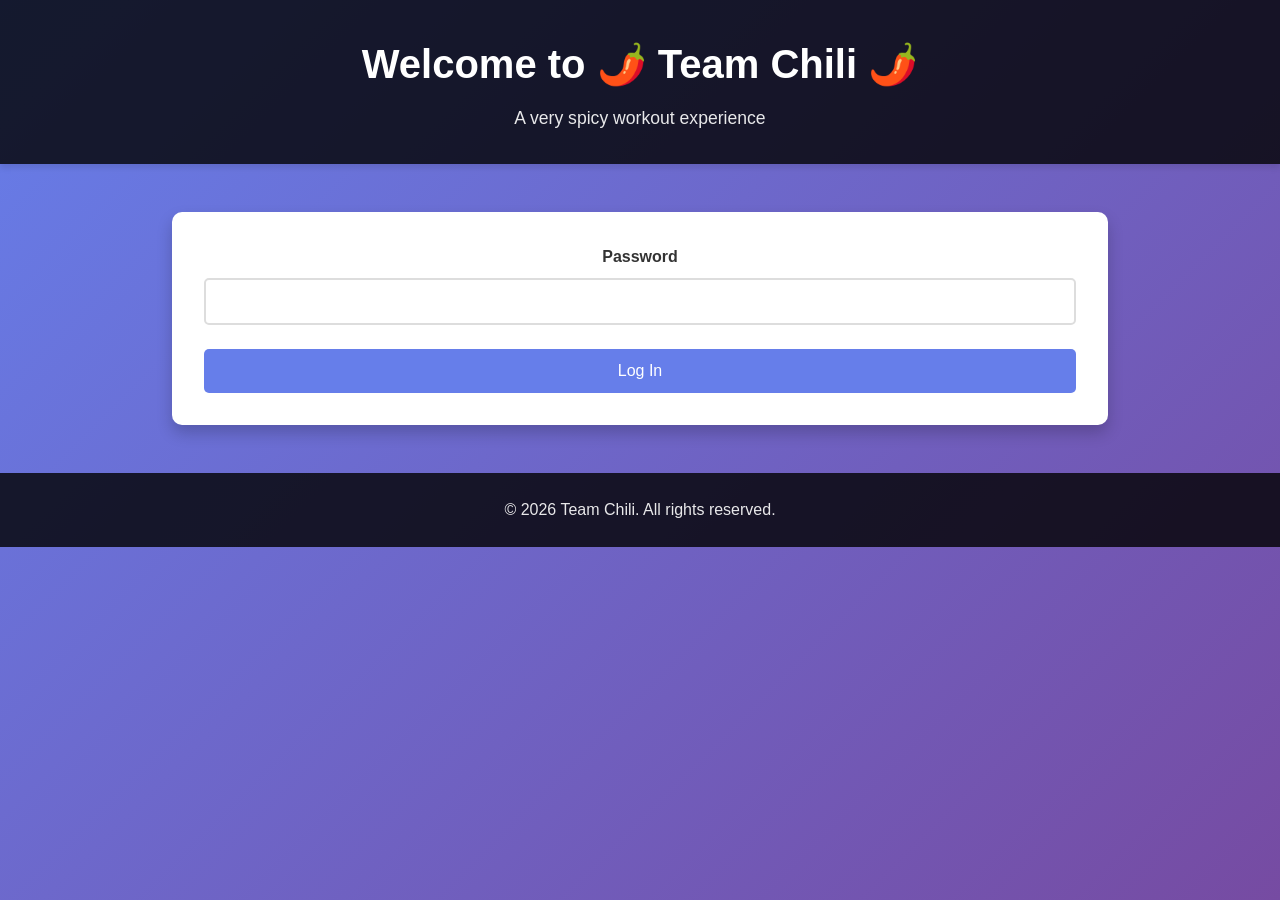
<file: index.html>
<!DOCTYPE html>
<html lang="en">
<head>
    <meta charset="UTF-8">
    <meta name="viewport" content="width=device-width, initial-scale=1.0">
    <title>Team Chili</title>
    <link rel="stylesheet" href="styles.css">
</head>
<body>
    <header>
        <h1>Welcome to 🌶️ Team Chili 🌶️</h1>
        <p>A very spicy workout experience</p>
    </header>
    
    <main>
        <section class="intro">
            <form id="loginForm">
                <div class="form-group">
                    <label for="password">Password</label>
                    <input type="password" id="password" name="password" required>
                </div>
                <button type="submit" id="loginBtn">Log In</button>
            </form>
        </section>
    </main>
    
    <footer>
        <p>&copy; 2026 Team Chili. All rights reserved.</p>
    </footer>
    
    <script src="script.js"></script>
</body>
</html>
</file>
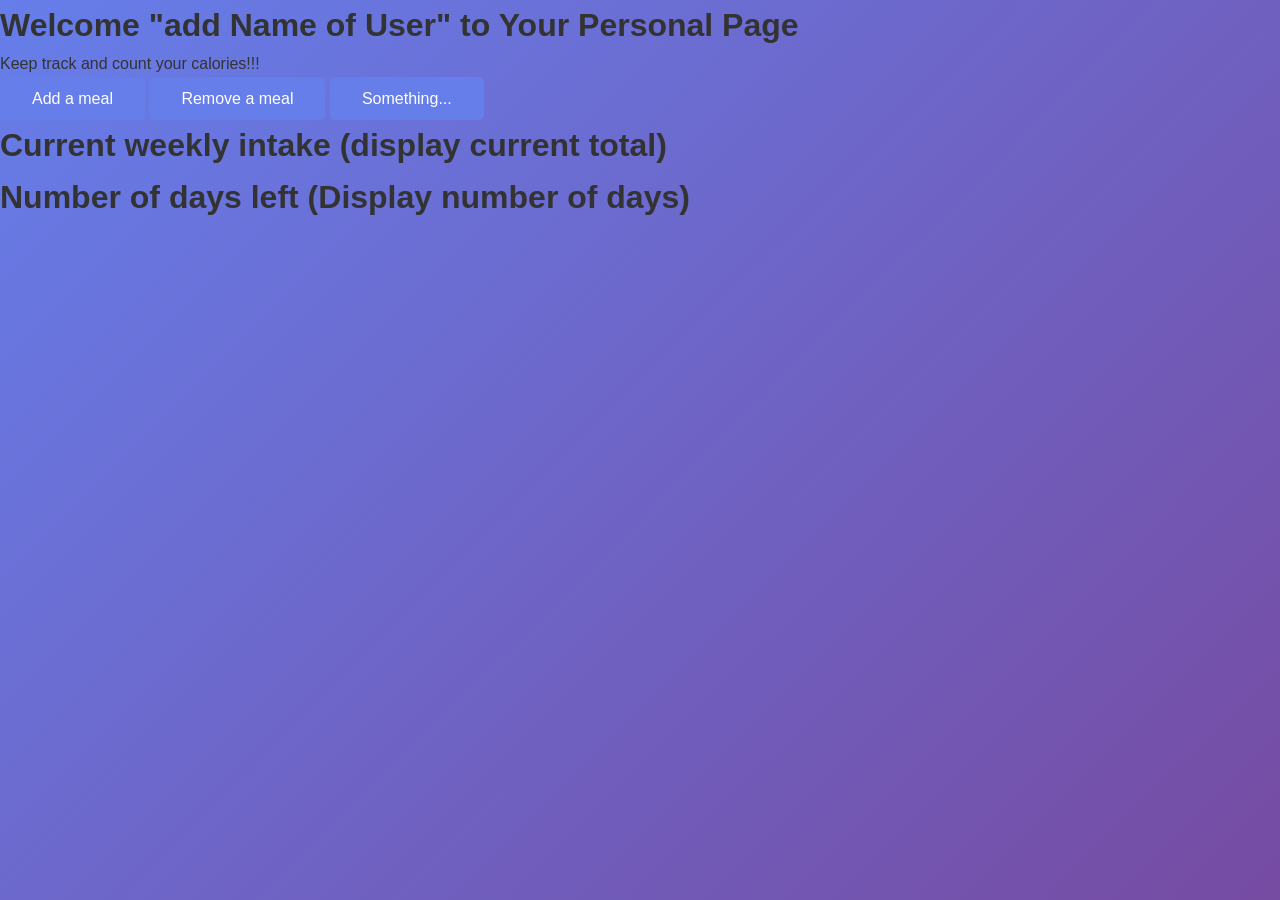
<file: personal-page.html>
<!DOCTYPE html>
<html>
<head>
  <title>Personal Page</title>
  <link rel="stylesheet" type="text/css" href="styles.css">
</head>
<body>
  <div class="personal-page-container">
    <h1>Welcome "add Name of User" to Your Personal Page</h1>
    <p class = "info-text">Keep track and count your calories!!!</p>
    
    <div class="options-container">
        <button class="option-btn">Add a meal</button>
        <button class="option-btn">Remove a meal</button>
        <button class="option-btn">Something...</button>
      </div>
    <div class ="Calorie-display">
        <h1>Current weekly intake
            (display current total)
        </h1>
        <h1>Number of days left
            (Display number of days)
        </h1>
    </div>
  </div>

  <script src="script.js"></script>
</body>
</html>
</file>
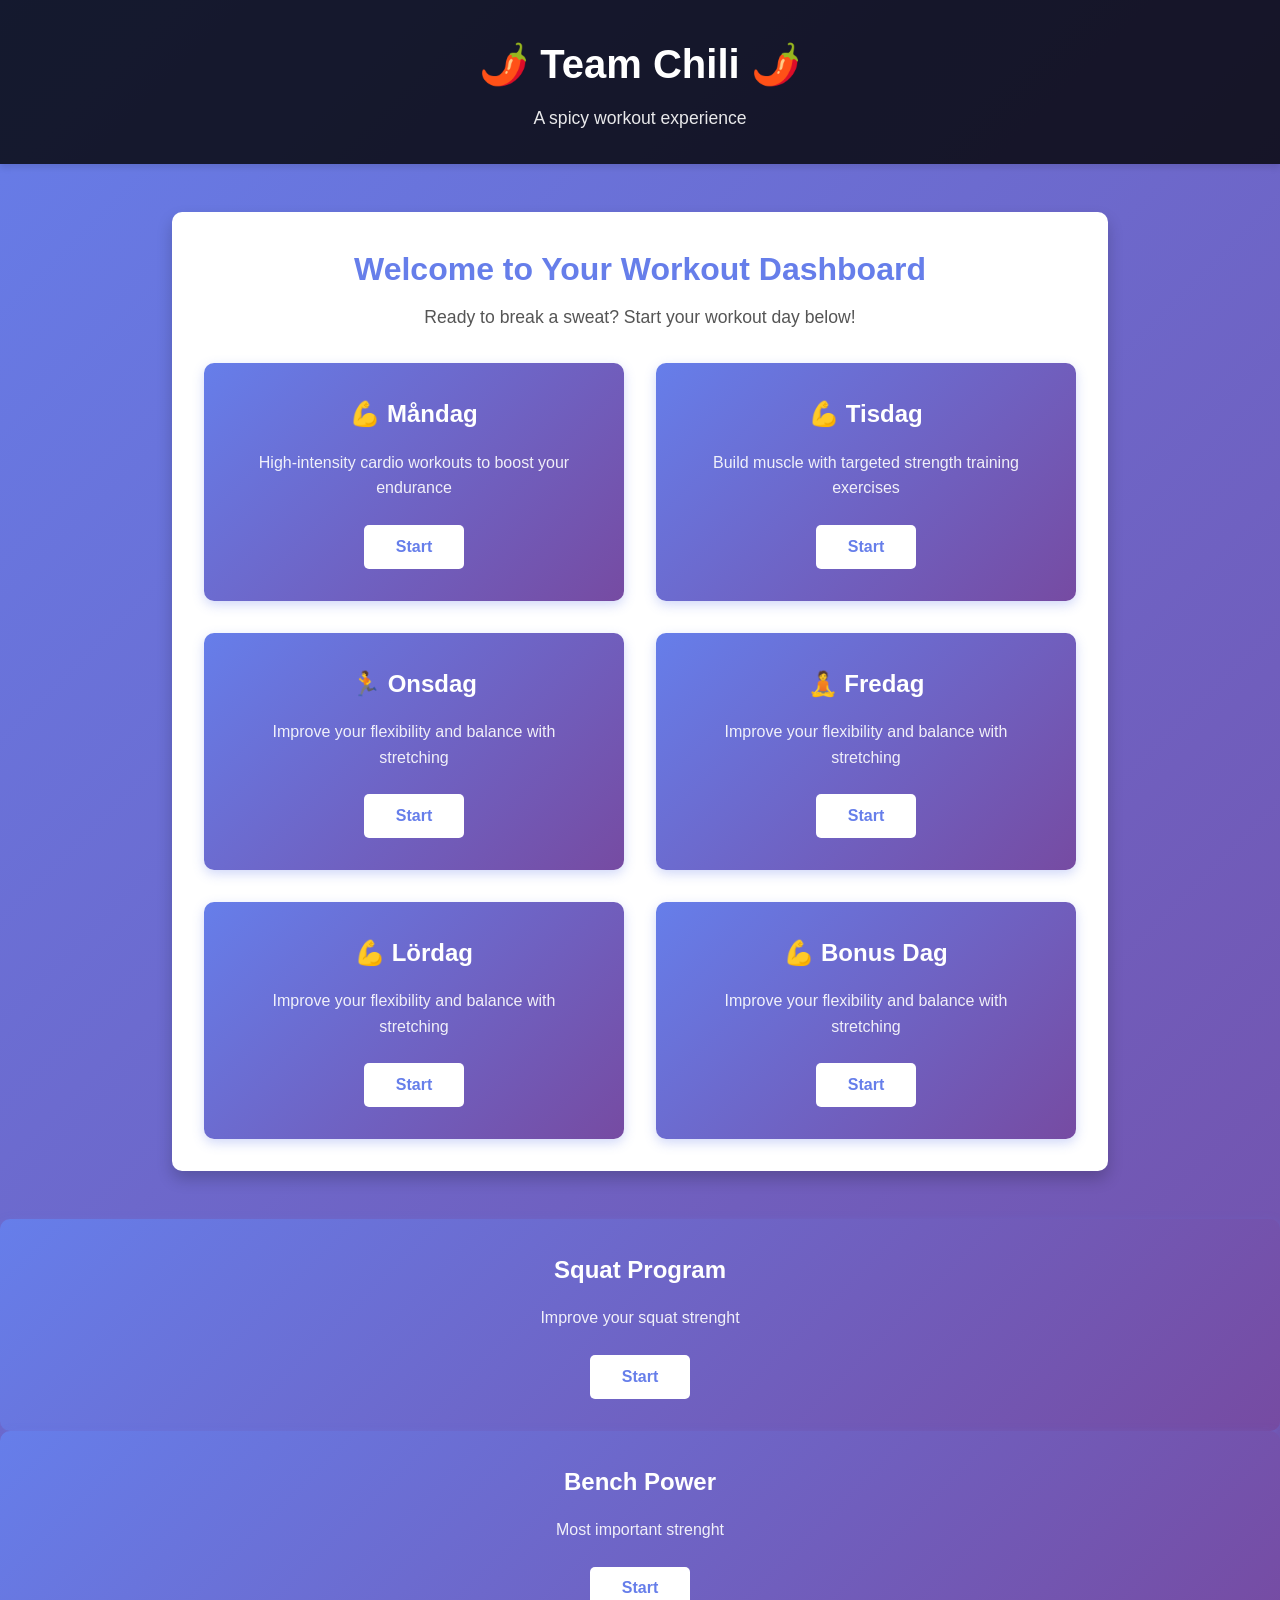
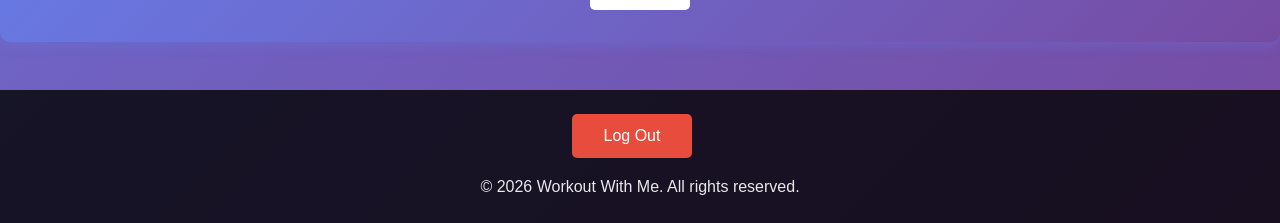
<file: workouts.html>
<!DOCTYPE html>
<html lang="en">
<head>
    <meta charset="UTF-8">
    <meta name="viewport" content="width=device-width, initial-scale=1.0">
    <title>Team Chili - Main</title>
    <link rel="stylesheet" href="styles.css">
</head>
<body>
    <header>
        <h1>🌶️ Team Chili 🌶️</h1>
        <p>A spicy workout experience</p>
    </header>
    
    <main>
        <section class="dashboard">
            <h2>Welcome to Your Workout Dashboard</h2>
            <p>Ready to break a sweat? Start your workout day below!</p>
            
            <div class="workout-container">
                <div class="workout-card">
                    <h3>💪 Måndag</h3>
                    <p>High-intensity cardio workouts to boost your endurance</p>
                    <button class="workout-btn" data-day="Måndag">Start</button>
                </div>
                
                <div class="workout-card">
                    <h3>💪 Tisdag</h3>
                    <p>Build muscle with targeted strength training exercises</p>
                    <button class="workout-btn" data-day="Tisdag">Start</button>
                </div>
                
                <div class="workout-card">
                    <h3>🏃 Onsdag</h3>
                    <p>Improve your flexibility and balance with stretching</p>
                    <button class="workout-btn" data-day="Onsdag">Start</button>
                </div>

                <div class="workout-card">
                    <h3>🧘 Fredag</h3>
                    <p>Improve your flexibility and balance with stretching</p>
                    <button class="workout-btn" data-day="Fredag">Start</button>
                </div>

                <div class="workout-card">
                    <h3>💪 Lördag</h3>
                    <p>Improve your flexibility and balance with stretching</p>
                    <button class="workout-btn" data-day="Lördag">Start</button>
                </div>

                <div class="workout-card">
                    <h3>💪 Bonus Dag</h3>
                    <p>Improve your flexibility and balance with stretching</p>
                    <button class="workout-btn" data-day="bonus">Start</button>
                </div>
            </div>
        </section>

        <!-- Workout Details Modal -->
        <div id="workoutModal" class="modal" aria-hidden="true">
            <div class="modal-content" role="dialog" aria-modal="true" tabindex="-1">
                <span class="close">&times;</span>
                <div id="workoutDetails"></div>
            </div>
        </div>
    </main>
                <div class="workout-card">
                    <h3>Squat Program</h3>
                    <p>Improve your squat strenght</p>
                    <button class="workout-btn" data-day="Squat">Start </button>
                </div>

                <div class="workout-card">
                    <h3>Bench Power</h3>
                    <p>Most important strenght</p>
                    <button class="workout-btn" data-day="Bench">Start </button>
                </div>
            </div>
        </section>
    </main>
    
    <footer>
        <button id="logoutBtn" class="logout-btn">Log Out</button>
        <p>&copy; 2026 Workout With Me. All rights reserved.</p>
    </footer>
    
    <script src="workouts.js"></script>
</body>
</html>
</file>
<file: styles.css>
* {
    margin: 0;
    padding: 0;
    box-sizing: border-box;
}

body {
    font-family: 'Segoe UI', Tahoma, Geneva, Verdana, sans-serif;
    line-height: 1.6;
    color: #333;
    background: linear-gradient(135deg, #667eea 0%, #764ba2 100%);
    min-height: 100vh;
}

header {
    background-color: rgba(0, 0, 0, 0.8);
    color: white;
    padding: 2rem;
    text-align: center;
    box-shadow: 0 4px 6px rgba(0, 0, 0, 0.1);
}

header h1 {
    font-size: 2.5rem;
    margin-bottom: 0.5rem;
}

header p {
    font-size: 1.1rem;
    opacity: 0.9;
}

main {
    max-width: 1000px;
    margin: 3rem auto;
    padding: 0 2rem;
}

.intro {
    background: white;
    padding: 2rem;
    border-radius: 10px;
    box-shadow: 0 8px 16px rgba(0, 0, 0, 0.2);
    text-align: center;
}

.intro h2 {
    color: #667eea;
    margin-bottom: 1rem;
    font-size: 2rem;
    text-align: center;
}

.intro p {
    margin-bottom: 2rem;
    font-size: 1.1rem;
    color: #555;
    text-align: center;

}

#loginForm {
    display: flex;
    flex-direction: column;
    gap: 1.5rem;
}

.form-group {
    display: flex;
    flex-direction: column;
    text-align: center;
}

.form-group label {
    margin-bottom: 0.5rem;
    font-weight: 600;
    color: #333;
}

.form-group input {
    padding: 0.8rem;
    border: 2px solid #ddd;
    border-radius: 5px;
    font-size: 1rem;
    transition: border-color 0.3s ease;
}

.form-group input:focus {
    outline: none;
    border-color: #667eea;
    box-shadow: 0 0 5px rgba(102, 126, 234, 0.3);
}

button {
    background-color: #667eea;
    color: white;
    border: none;
    padding: 0.8rem 2rem;
    font-size: 1rem;
    border-radius: 5px;
    cursor: pointer;
    transition: background-color 0.3s ease;
}

button:hover {
    background-color: #764ba2;
}

button:active {
    transform: scale(0.98);
}

footer {
    background-color: rgba(0, 0, 0, 0.8);
    color: white;
    text-align: center;
    padding: 1.5rem;
    margin-top: 3rem;
}

footer p {
    opacity: 0.9;
}

/* Workout Dashboard Styles */
.dashboard {
    background: white;
    padding: 2rem;
    border-radius: 10px;
    box-shadow: 0 8px 16px rgba(0, 0, 0, 0.2);
}

.dashboard h2 {
    color: #667eea;
    margin-bottom: 0.5rem;
    font-size: 2rem;
    text-align: center;
}

.dashboard > p {
    margin-bottom: 2rem;
    font-size: 1.1rem;
    color: #555;
    text-align: center;
}

.workout-container {
    display: grid;
    grid-template-columns: repeat(auto-fit, minmax(280px, 1fr));
    gap: 2rem;
    margin-top: 2rem;
}

.workout-card {
    background: linear-gradient(135deg, #667eea 0%, #764ba2 100%);
    color: white;
    padding: 2rem;
    border-radius: 10px;
    box-shadow: 0 4px 12px rgba(102, 126, 234, 0.3);
    text-align: center;
    transition: transform 0.3s ease, box-shadow 0.3s ease;
}

.workout-card:hover {
    transform: translateY(-5px);
    box-shadow: 0 8px 20px rgba(102, 126, 234, 0.5);
}

.workout-card h3 {
    font-size: 1.5rem;
    margin-bottom: 1rem;
}

.workout-card p {
    margin-bottom: 1.5rem;
    opacity: 0.9;
}

.workout-btn {
    background-color: white;
    color: #667eea;
    font-weight: 600;
    transition: all 0.3s ease;
}

.workout-btn:hover {
    background-color: #f0f0f0;
    color: #764ba2;
}

#logoutBtn {
    background-color: #e74c3c;
    margin-right: 1rem;
    margin-bottom: 1rem;
}

#logoutBtn:hover {
    background-color: #c0392b;
}

.logout-btn {
    margin-bottom: 0.5rem;
}

/* Modal Styles */
.modal {
    display: none;
    position: fixed;
    z-index: 1000;
    left: 0;
    top: 0;
    width: 100%;
    height: 100%;
    background-color: rgba(0, 0, 0, 0.5);
    animation: fadeIn 0.3s ease;
}

@keyframes fadeIn {
    from {
        opacity: 0;
    }
    to {
        opacity: 1;
    }
}

.modal-content {
    background-color: #fefefe;
    margin: 5% auto;
    padding: 2rem;
    border-radius: 10px;
    width: 90%;
    max-width: 800px;
    max-height: 80vh;
    overflow-y: auto;
    box-shadow: 0 4px 20px rgba(0, 0, 0, 0.3);
    animation: slideIn 0.3s ease;
}

.modal-content:focus {
    outline: 3px solid rgba(102, 126, 234, 0.7);
}

@keyframes slideIn {
    from {
        transform: translateY(-50px);
        opacity: 0;
    }
    to {
        transform: translateY(0);
        opacity: 1;
    }
}

.close {
    color: #aaa;
    float: right;
    font-size: 28px;
    font-weight: bold;
    cursor: pointer;
    transition: color 0.3s ease;
}

.close:hover {
    color: #000;
}

#workoutDetails h3 {
    color: #667eea;
    margin-bottom: 1.5rem;
}

.workout-grid {
    display: grid;
    grid-template-columns: repeat(auto-fit, minmax(200px, 1fr));
    gap: 1.5rem;
}

.workout-item {
    background: #f9f9f9;
    padding: 1.5rem;
    border-radius: 8px;
    border-left: 4px solid #667eea;
    box-shadow: 0 2px 8px rgba(0, 0, 0, 0.1);
}

.workout-item h4 {
    color: #667eea;
    margin-bottom: 0.8rem;
    font-size: 1.1rem;
}

.workout-item p {
    color: #555;
    line-height: 1.6;
    word-wrap: break-word;
    white-space: normal;
}

.workout-table {
    width: 100%;
    border-collapse: collapse;
    margin-top: 1rem;
}

.workout-table thead {
    background-color: #667eea;
    color: white;
}

.workout-table th,
.workout-table td {
    padding: 1rem;
    text-align: left;
    border-bottom: 1px solid #ddd;
}

.workout-table tr:hover {
    background-color: #f5f5f5;
}

.workout-table tbody tr:last-child td {
    border-bottom: none;
}
</file>
